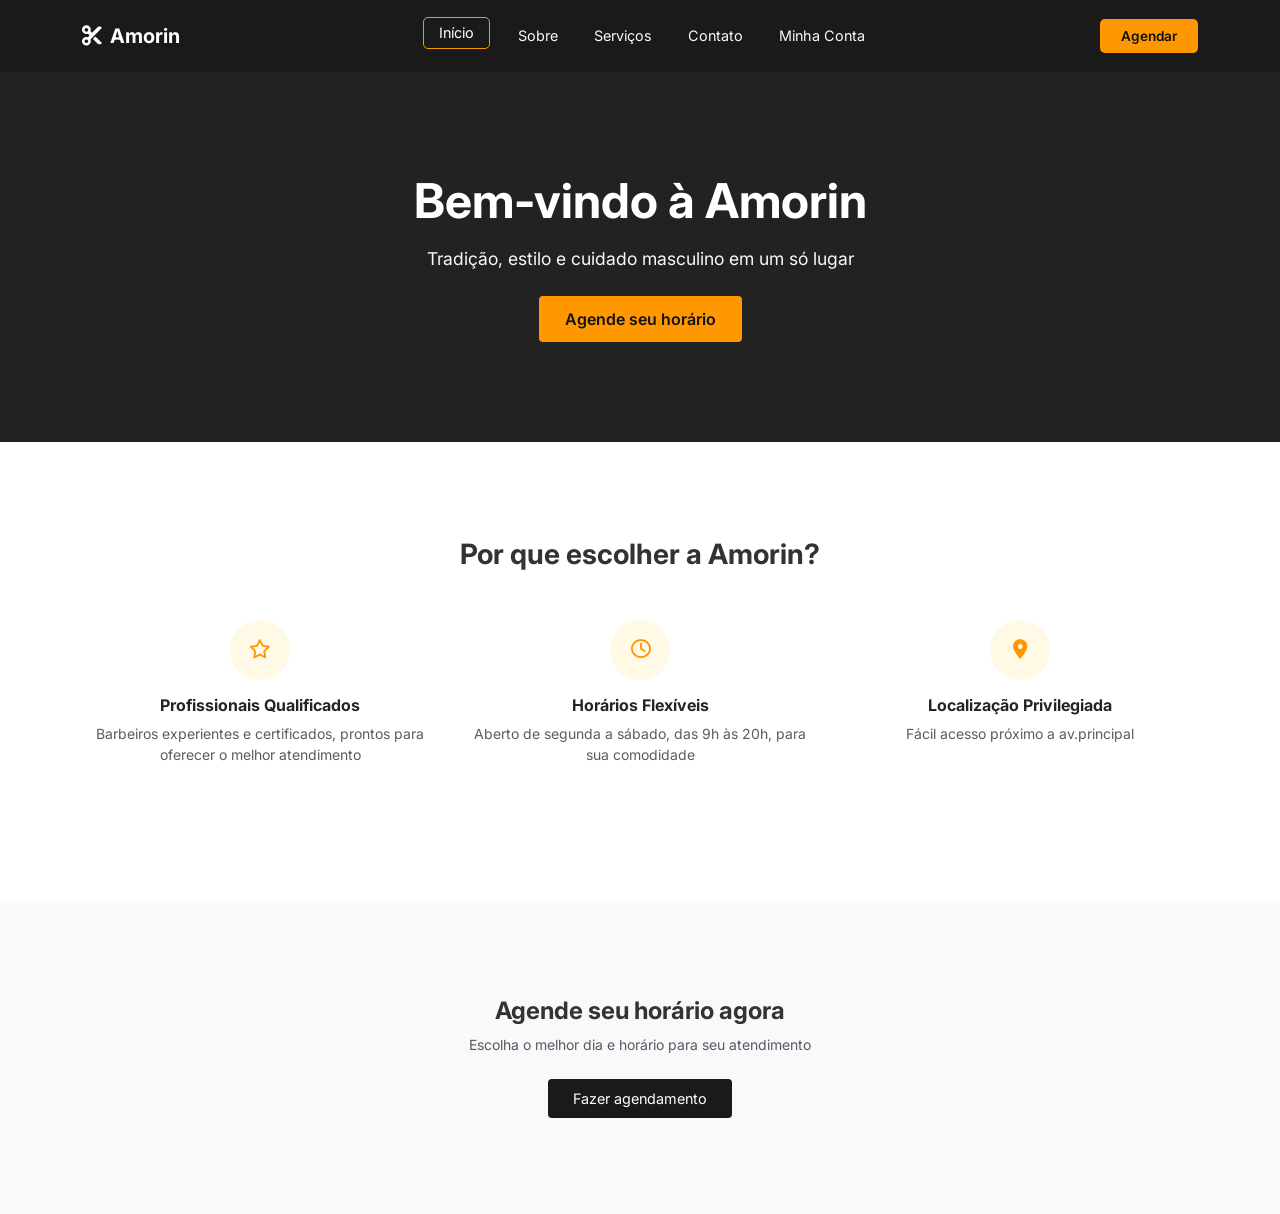
<file: index.html>
<!DOCTYPE html>
<html lang="pt-BR">

<head>
    <meta charset="UTF-8">
    <meta name="viewport" content="width=device-width, initial-scale=1.0">
    <title>Amorin</title>
    <link href="https://cdn.jsdelivr.net/npm/bootstrap@5.3.0/dist/css/bootstrap.min.css" rel="stylesheet">
    <link rel="stylesheet" href="https://cdnjs.cloudflare.com/ajax/libs/font-awesome/6.4.0/css/all.min.css">
    <link rel="stylesheet" href="style.css">
</head>

<body>
    <nav class="navbar navbar-expand-lg custom-navbar py-3">
        <div class="container">
            <a class="navbar-brand text-white d-flex align-items-center fw-bold" href="index.html">
                <i class="fa-solid fa-scissors me-2"></i> Amorin
            </a>
            <button class="navbar-toggler bg-light" type="button" data-bs-toggle="collapse" data-bs-target="#navbarNav">
                <span class="navbar-toggler-icon"></span>
            </button>
            <div class="collapse navbar-collapse justify-content-center" id="navbarNav">
                <ul class="navbar-nav">
                    <li class="nav-item">
                        <a class="nav-link custom-active" href="index.html">Início</a>
                    </li>
                    <li class="nav-item">
                        <a class="nav-link text-light" href="sobre.html">Sobre</a>
                    </li>
                    <li class="nav-item">
                        <a class="nav-link text-light" href="servicos.html">Serviços</a>
                    </li>
                    <li class="nav-item">
                        <a class="nav-link text-light" href="contato.html">Contato</a>
                    </li>
                    <li class="nav-item">
                        <a class="nav-link text-light nav-link-conta" href="login.html">Minha Conta</a>
                    </li>
                </ul>
            </div>
            <div class="d-none d-lg-block">
                <a href="agendamento.html" class="btn custom-btn-nav">Agendar</a>
            </div>
        </div>
    </nav>

    <section class="hero-section text-white text-center d-flex align-items-center justify-content-center">
        <div class="container">
            <h1 class="display-5 fw-bold mb-3">Bem-vindo à Amorin</h1>
            <p class="mb-4 text-light" style="font-size: 1.1rem;">Tradição, estilo e cuidado masculino em um só lugar
            </p>
            <a href="agendamento.html" class="btn custom-btn-hero">Agende seu horário</a>
        </div>
    </section>

    <section class="features-section py-5 bg-white">
        <div class="container py-5">
            <h3 class="text-center mb-5 fw-bold" style="color: #333;">Por que escolher a Amorin?</h3>
            <div class="row text-center mt-5">
                <div class="col-md-4 mb-4 px-4">
                    <div class="feature-icon-wrapper mb-3 mx-auto">
                        <i class="fa-regular fa-star"></i>
                    </div>
                    <h6 class="fw-bold mb-2">Profissionais Qualificados</h6>
                    <p class="text-muted small">Barbeiros experientes e certificados, prontos para oferecer o melhor
                        atendimento</p>
                </div>
                <div class="col-md-4 mb-4 px-4">
                    <div class="feature-icon-wrapper mb-3 mx-auto">
                        <i class="fa-regular fa-clock"></i>
                    </div>
                    <h6 class="fw-bold mb-2">Horários Flexíveis</h6>
                    <p class="text-muted small">Aberto de segunda a sábado, das 9h às 20h, para sua comodidade</p>
                </div>
                <div class="col-md-4 mb-4 px-4">
                    <div class="feature-icon-wrapper mb-3 mx-auto">
                        <i class="fa-solid fa-location-dot"></i>
                    </div>
                    <h6 class="fw-bold mb-2">Localização Privilegiada</h6>
                    <p class="text-muted small">Fácil acesso próximo a av.principal</p>
                </div>
            </div>
        </div>
    </section>

    <section class="cta-section py-5 text-center" style="background-color: #f8f9fa;">
        <div class="container py-5">
            <h4 class="fw-bold mb-2" style="color: #333;">Agende seu horário agora</h4>
            <p class="text-muted mb-4 small">Escolha o melhor dia e horário para seu atendimento</p>
            <a href="agendamento.html" class="btn custom-btn-dark px-4 py-2 text-white">Fazer agendamento</a>
        </div>
    </section>

    <script src="https://cdn.jsdelivr.net/npm/bootstrap@5.3.0/dist/js/bootstrap.bundle.min.js"></script>
    <script src="criptografia.js"></script>
    <script src="storage.js"></script>
</body>

</html>
</file>
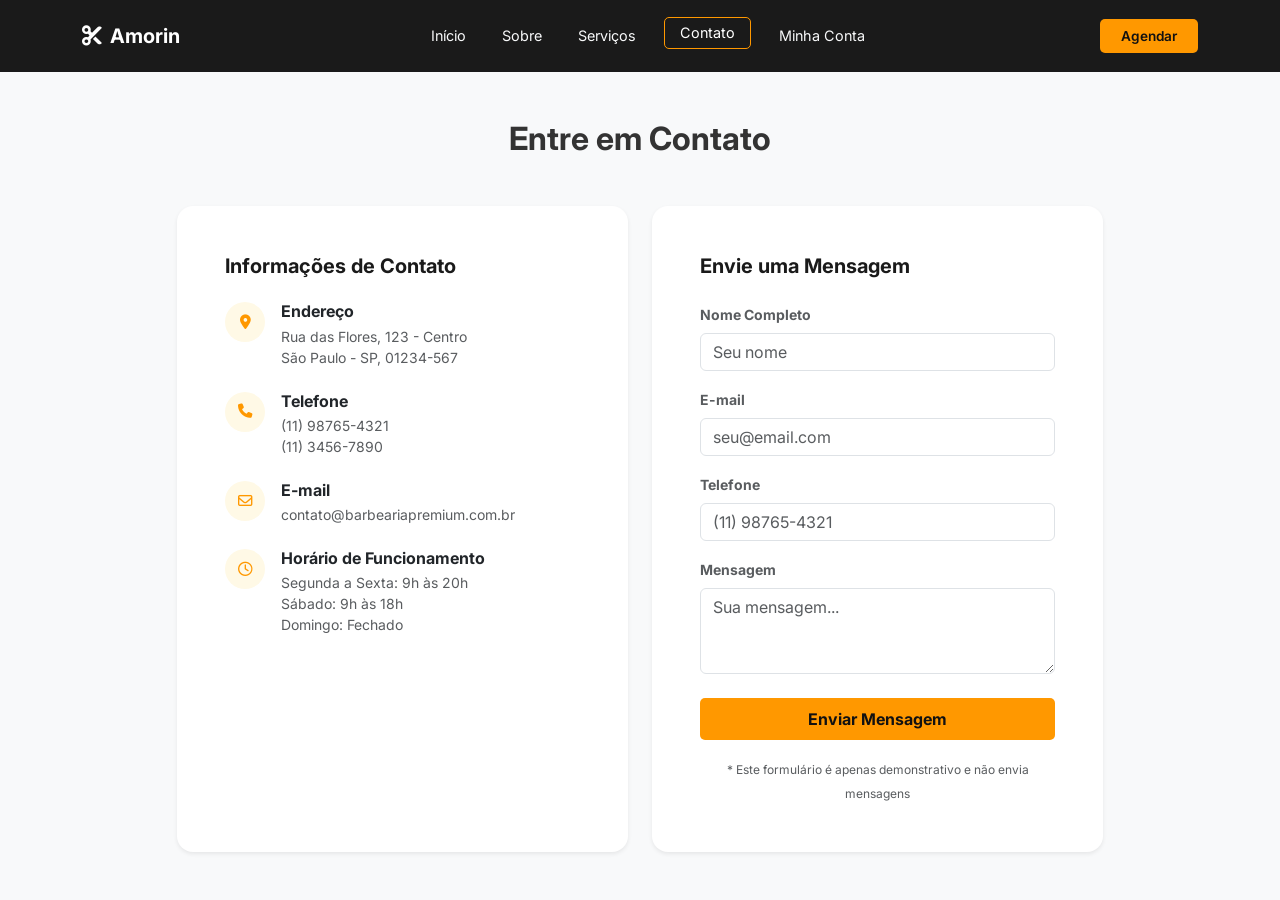
<file: contato.html>
<!DOCTYPE html>
<html lang="pt-BR">

<head>
    <meta charset="UTF-8">
    <meta name="viewport" content="width=device-width, initial-scale=1.0">
    <title>Contato - Amorin</title>
    <link href="https://cdn.jsdelivr.net/npm/bootstrap@5.3.0/dist/css/bootstrap.min.css" rel="stylesheet">
    <link rel="stylesheet" href="https://cdnjs.cloudflare.com/ajax/libs/font-awesome/6.4.0/css/all.min.css">
    <link rel="stylesheet" href="style.css">
</head>

<body style="background-color: #f8f9fa;">
    <nav class="navbar navbar-expand-lg custom-navbar py-3">
        <div class="container">
            <a class="navbar-brand text-white d-flex align-items-center fw-bold" href="index.html">
                <i class="fa-solid fa-scissors me-2"></i> Amorin
            </a>
            <button class="navbar-toggler bg-light" type="button" data-bs-toggle="collapse" data-bs-target="#navbarNav">
                <span class="navbar-toggler-icon"></span>
            </button>
            <div class="collapse navbar-collapse justify-content-center" id="navbarNav">
                <ul class="navbar-nav">
                    <li class="nav-item">
                        <a class="nav-link text-light" href="index.html">Início</a>
                    </li>
                    <li class="nav-item">
                        <a class="nav-link text-light" href="sobre.html">Sobre</a>
                    </li>
                    <li class="nav-item">
                        <a class="nav-link text-light" href="servicos.html">Serviços</a>
                    </li>
                    <li class="nav-item">
                        <a class="nav-link custom-active" href="contato.html">Contato</a>
                    </li>
                    <li class="nav-item">
                        <a class="nav-link text-light nav-link-conta" href="login.html">Minha Conta</a>
                    </li>
                </ul>
            </div>
            <div class="d-none d-lg-block">
                <a href="agendamento.html" class="btn custom-btn-nav">Agendar</a>
            </div>
        </div>
    </nav>

    <div class="container py-5">
        <h2 class="text-center mb-5 fw-bold" style="color: #333;">Entre em Contato</h2>

        <div class="row g-4 justify-content-center">
            <div class="col-md-5">
                <div class="card p-4 p-md-5 border-0 shadow-sm rounded-4 h-100">
                    <h5 class="fw-bold mb-4" style="color: #1a1a1a;">Informações de Contato</h5>

                    <div class="d-flex mb-4">
                        <div class="feature-icon-wrapper flex-shrink-0"
                            style="width: 40px; height: 40px; font-size: 0.9rem;">
                            <i class="fa-solid fa-location-dot"></i>
                        </div>
                        <div class="ms-3">
                            <h6 class="fw-bold mb-1">Endereço</h6>
                            <p class="text-muted small mb-0">Rua das Flores, 123 - Centro<br>São Paulo - SP, 01234-567
                            </p>
                        </div>
                    </div>

                    <div class="d-flex mb-4">
                        <div class="feature-icon-wrapper flex-shrink-0"
                            style="width: 40px; height: 40px; font-size: 0.9rem;">
                            <i class="fa-solid fa-phone"></i>
                        </div>
                        <div class="ms-3">
                            <h6 class="fw-bold mb-1">Telefone</h6>
                            <p class="text-muted small mb-0">(11) 98765-4321<br>(11) 3456-7890</p>
                        </div>
                    </div>

                    <div class="d-flex mb-4">
                        <div class="feature-icon-wrapper flex-shrink-0"
                            style="width: 40px; height: 40px; font-size: 0.9rem;">
                            <i class="fa-regular fa-envelope"></i>
                        </div>
                        <div class="ms-3">
                            <h6 class="fw-bold mb-1">E-mail</h6>
                            <p class="text-muted small mb-0">contato@barbeariapremium.com.br</p>
                        </div>
                    </div>

                    <div class="d-flex">
                        <div class="feature-icon-wrapper flex-shrink-0"
                            style="width: 40px; height: 40px; font-size: 0.9rem;">
                            <i class="fa-regular fa-clock"></i>
                        </div>
                        <div class="ms-3">
                            <h6 class="fw-bold mb-1">Horário de Funcionamento</h6>
                            <p class="text-muted small mb-0">Segunda a Sexta: 9h às 20h<br>Sábado: 9h às 18h<br>Domingo:
                                Fechado</p>
                        </div>
                    </div>
                </div>
            </div>

            <div class="col-md-5">
                <div class="card p-4 p-md-5 border-0 shadow-sm rounded-4 h-100">
                    <h5 class="fw-bold mb-4" style="color: #1a1a1a;">Envie uma Mensagem</h5>
                    <form>
                        <div class="mb-3">
                            <label class="form-label small fw-bold text-muted">Nome Completo</label>
                            <input type="text" class="form-control" placeholder="Seu nome">
                        </div>
                        <div class="mb-3">
                            <label class="form-label small fw-bold text-muted">E-mail</label>
                            <input type="email" class="form-control" placeholder="seu@email.com">
                        </div>
                        <div class="mb-3">
                            <label class="form-label small fw-bold text-muted">Telefone</label>
                            <input type="tel" class="form-control" placeholder="(11) 98765-4321">
                        </div>
                        <div class="mb-4">
                            <label class="form-label small fw-bold text-muted">Mensagem</label>
                            <textarea class="form-control" rows="3" placeholder="Sua mensagem..."></textarea>
                        </div>
                        <button type="button" class="btn w-100 fw-bold py-2"
                            style="background-color: #ff9800; color: #111; border-radius: 5px;">Enviar Mensagem</button>
                        <div class="text-center mt-3">
                            <small class="text-muted" style="font-size: 0.75rem;">* Este formulário é apenas
                                demonstrativo e não envia mensagens</small>
                        </div>
                    </form>
                </div>
            </div>
        </div>
    </div>

    <!-- Bootstrap JS -->
    <script src="https://cdn.jsdelivr.net/npm/bootstrap@5.3.0/dist/js/bootstrap.bundle.min.js"></script>
    <script src="criptografia.js"></script>
    <script src="storage.js"></script>
</body>

</html>
</file>
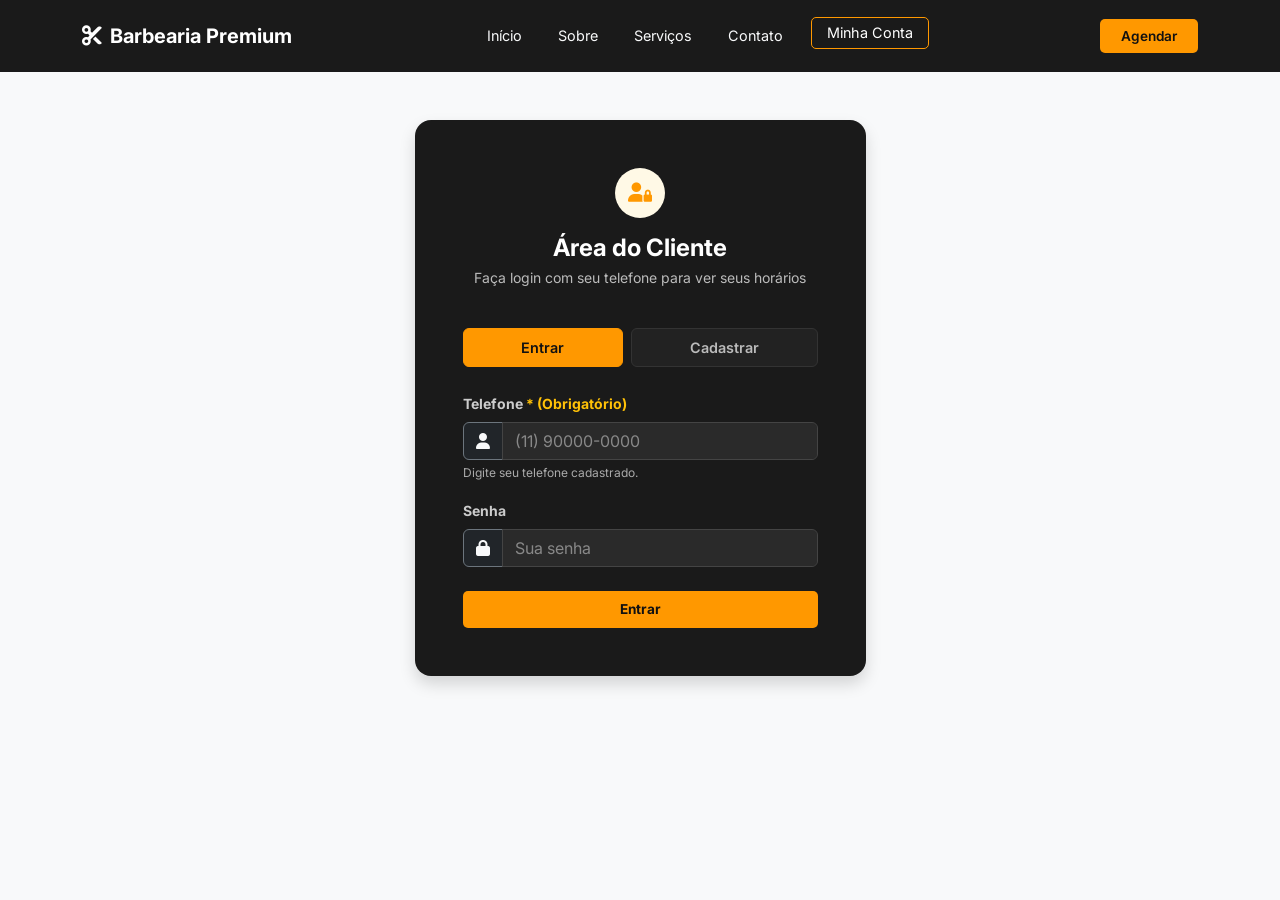
<file: login.html>
<!DOCTYPE html>
<html lang="pt-BR">
<head>
    <meta charset="UTF-8">
    <meta name="viewport" content="width=device-width, initial-scale=1.0">
    <title>Área do Cliente - Barbearia Amorin</title>
    <link href="https://cdn.jsdelivr.net/npm/bootstrap@5.3.0/dist/css/bootstrap.min.css" rel="stylesheet">
    <link rel="stylesheet" href="https://cdnjs.cloudflare.com/ajax/libs/font-awesome/6.4.0/css/all.min.css">
    <link rel="stylesheet" href="style.css">
</head>
<body style="background-color: #f8f9fa;">
    <nav class="navbar navbar-expand-lg custom-navbar py-3">
        <div class="container">
            <a class="navbar-brand text-white d-flex align-items-center fw-bold" href="index.html">
                <i class="fa-solid fa-scissors me-2"></i> Barbearia Premium
            </a>
            <button class="navbar-toggler bg-light" type="button" data-bs-toggle="collapse" data-bs-target="#navbarNav">
                <span class="navbar-toggler-icon"></span>
            </button>
            <div class="collapse navbar-collapse justify-content-center" id="navbarNav">
                <ul class="navbar-nav">
                    <li class="nav-item">
                        <a class="nav-link text-light" href="index.html">Início</a>
                    </li>
                    <li class="nav-item">
                        <a class="nav-link text-light" href="sobre.html">Sobre</a>
                    </li>
                    <li class="nav-item">
                        <a class="nav-link text-light" href="servicos.html">Serviços</a>
                    </li>
                    <li class="nav-item">
                        <a class="nav-link text-light" href="contato.html">Contato</a>
                    </li>
                    <li class="nav-item">
                        <a class="nav-link custom-active nav-link-conta" href="login.html">Minha Conta</a>
                    </li>
                </ul>
            </div>
            <div class="d-none d-lg-block">
                <a href="agendamento.html" class="btn custom-btn-nav">Agendar</a>
            </div>
        </div>
    </nav>

    <div id="auth-container" class="container py-5">
        
        <div id="auth-guest-view" class="row justify-content-center">
            <div class="col-12 col-md-8 col-lg-5">
                <div class="card p-4 p-md-5 border-0 shadow rounded-4" style="background-color: #1a1a1a; color: white;">
                    <div class="text-center mb-4">
                        <div class="feature-icon-wrapper mx-auto mb-3" style="width: 50px; height: 50px;">
                            <i class="fa-solid fa-user-lock"></i>
                        </div>
                        <h4 class="fw-bold mb-1 text-white">Área do Cliente</h4>
                        <p class="small" style="color: #bbb;">Faça login com seu telefone para ver seus horários</p>
                    </div>

                    <ul class="nav nav-pills auth-nav-pills justify-content-center mb-4 gap-2" id="authTabs" role="tablist">
                        <li class="nav-item flex-fill text-center" role="presentation">
                            <button class="nav-link active w-100" id="tab-login-btn" data-bs-toggle="pill" data-bs-target="#tab-login" type="button" role="tab">Entrar</button>
                        </li>
                        <li class="nav-item flex-fill text-center" role="presentation">
                            <button class="nav-link w-100" id="tab-reg-btn" data-bs-toggle="pill" data-bs-target="#tab-registro" type="button" role="tab">Cadastrar</button>
                        </li>
                    </ul>

                    <div class="tab-content" id="authTabsContent">
                        <div class="tab-pane fade show active" id="tab-login" role="tabpanel">
                            <div id="login-alert" class="alert alert-danger py-2 small d-none" role="alert"></div>

                            <form id="form-login">
                                <div class="mb-3">
                                    <label class="form-label small fw-bold" style="color: #ccc;">
                                        Telefone <span class="text-warning">* (Obrigatório)</span>
                                    </label>
                                    <div class="input-group">
                                        <span class="input-group-text bg-dark border-secondary text-light"><i class="fa-solid fa-user"></i></span>
                                        <input type="text" class="form-control form-control-dark" id="login-telefone" placeholder="(11) 90000-0000" required>
                                    </div>
                                    <small class="d-block mt-1" style="color: #aaa; font-size: 0.75rem;">Digite seu telefone cadastrado.</small>
                                </div>
                                <div class="mb-4">
                                    <label class="form-label small fw-bold" style="color: #ccc;">Senha</label>
                                    <div class="input-group">
                                        <span class="input-group-text bg-dark border-secondary text-light"><i class="fa-solid fa-lock"></i></span>
                                        <input type="password" class="form-control form-control-dark" id="login-senha" placeholder="Sua senha" required>
                                    </div>
                                </div>
                                <button type="submit" class="btn w-100 fw-bold py-2 custom-btn-nav" style="border: none;">Entrar</button>
                            </form>
                        </div>

                        <div class="tab-pane fade" id="tab-registro" role="tabpanel">
                            <div id="reg-alert" class="alert alert-danger py-2 small d-none" role="alert"></div>

                            <form id="form-registro">
                                <div class="mb-3">
                                    <label class="form-label small fw-bold" style="color: #ccc;">Nome Completo</label>
                                    <input type="text" class="form-control form-control-dark" id="reg-nome" placeholder="Seu nome" required>
                                </div>
                                <div class="mb-3">
                                    <label class="form-label small fw-bold" style="color: #ccc;">
                                        Telefone / WhatsApp <span class="text-warning">* (Obrigatório)</span>
                                    </label>
                                    <input type="tel" class="form-control form-control-dark" id="reg-telefone" placeholder="(11) 90000-0000" required>
                                </div>
                                <div class="mb-4">
                                    <label class="form-label small fw-bold" style="color: #ccc;">Criar Senha</label>
                                    <input type="password" class="form-control form-control-dark" id="reg-senha" placeholder="Mínimo 4 dígitos" required>
                                </div>
                                <button type="submit" class="btn w-100 fw-bold py-2 custom-btn-nav" style="border: none;">Criar Minha Conta</button>
                            </form>
                        </div>
                    </div>
                </div>
            </div>
        </div>

        <div id="auth-logged-view" class="d-none">
            <div class="card p-4 border-0 shadow-sm rounded-4 mb-4" style="background-color: #1a1a1a; color: white;">
                <div class="d-flex flex-column flex-md-row justify-content-between align-items-md-center gap-3">
                    <div class="d-flex align-items-center">
                        <div class="feature-icon-wrapper me-3" style="width: 55px; height: 55px; font-size: 1.3rem;">
                            <i class="fa-solid fa-user"></i>
                        </div>
                        <div>
                            <h4 class="fw-bold mb-1 text-white">Olá, <span id="perfil-nome">Cliente</span>!</h4>
                            <p class="small mb-0" style="color: #ccc;">
                                <i class="fa-solid fa-phone me-1 text-warning"></i> Telefone vinculado: <strong id="perfil-telefone" class="text-white"></strong>
                            </p>
                        </div>
                    </div>
                    <div class="d-flex gap-2">
                        <a href="agendamento.html" class="btn custom-btn-nav d-flex align-items-center">
                            <i class="fa-solid fa-plus me-2"></i>Novo Agendamento
                        </a>
                        <button id="btn-logout" class="btn btn-outline-danger btn-sm px-3 fw-bold">
                            <i class="fa-solid fa-right-from-bracket me-1"></i>Sair
                        </button>
                    </div>
                </div>
            </div>

            <div class="card p-4 p-md-5 border-0 shadow-sm rounded-4" style="background-color: #1a1a1a; color: white;">
                <div class="d-flex justify-content-between align-items-center mb-4 pb-2 border-bottom border-secondary">
                    <div>
                        <h4 class="fw-bold text-white mb-1" id="agendamentos-titulo">Meus Agendamentos</h4>
                        <p class="small mb-0" id="agendamentos-desc" style="color: #ccc;">Agendamentos associados exclusivamente ao seu número de telefone</p>
                    </div>
                    <span id="agendamentos-count" class="badge bg-secondary px-3 py-2">0 agendamentos</span>
                </div>
                <div id="lista-agendamentos">
                </div>
            </div>
        </div>

    </div>

    <script src="https://cdn.jsdelivr.net/npm/bootstrap@5.3.0/dist/js/bootstrap.bundle.min.js"></script>
    <script src="criptografia.js"></script>
    <script src="storage.js"></script>
</body>
</html>
</file>
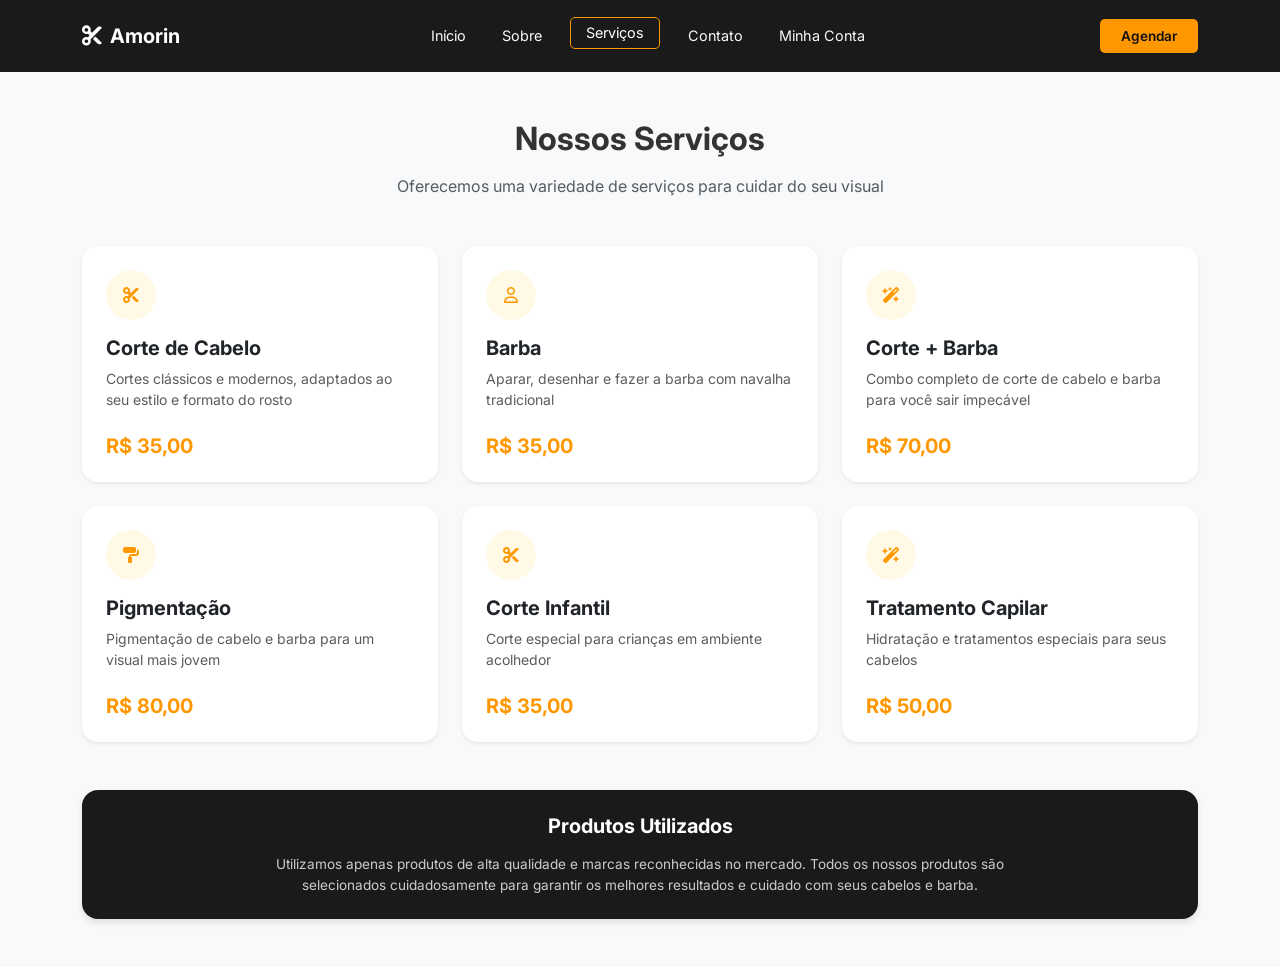
<file: servicos.html>
<!DOCTYPE html>
<html lang="pt-BR">

<head>
    <meta charset="UTF-8">
    <meta name="viewport" content="width=device-width, initial-scale=1.0">
    <title>Serviços - Amorin</title>
    <link href="https://cdn.jsdelivr.net/npm/bootstrap@5.3.0/dist/css/bootstrap.min.css" rel="stylesheet">
    <link rel="stylesheet" href="https://cdnjs.cloudflare.com/ajax/libs/font-awesome/6.4.0/css/all.min.css">
    <link rel="stylesheet" href="style.css">
</head>

<body style="background-color: #f8f9fa;">
    <nav class="navbar navbar-expand-lg custom-navbar py-3">
        <div class="container">
            <a class="navbar-brand text-white d-flex align-items-center fw-bold" href="index.html">
                <i class="fa-solid fa-scissors me-2"></i> Amorin
            </a>
            <button class="navbar-toggler bg-light" type="button" data-bs-toggle="collapse" data-bs-target="#navbarNav">
                <span class="navbar-toggler-icon"></span>
            </button>
            <div class="collapse navbar-collapse justify-content-center" id="navbarNav">
                <ul class="navbar-nav">
                    <li class="nav-item">
                        <a class="nav-link text-light" href="index.html">Início</a>
                    </li>
                    <li class="nav-item">
                        <a class="nav-link text-light" href="sobre.html">Sobre</a>
                    </li>
                    <li class="nav-item">
                        <a class="nav-link custom-active" href="servicos.html">Serviços</a>
                    </li>
                    <li class="nav-item">
                        <a class="nav-link text-light" href="contato.html">Contato</a>
                    </li>
                    <li class="nav-item">
                        <a class="nav-link text-light nav-link-conta" href="login.html">Minha Conta</a>
                    </li>
                </ul>
            </div>
            <div class="d-none d-lg-block">
                <a href="agendamento.html" class="btn custom-btn-nav">Agendar</a>
            </div>
        </div>
    </nav>

    <div class="container py-5">
        <div class="text-center mb-5">
            <h2 class="fw-bold mb-3" style="color: #333;">Nossos Serviços</h2>
            <p class="text-muted">Oferecemos uma variedade de serviços para cuidar do seu visual</p>
        </div>

        <div class="row g-4 mb-5">
            <div class="col-md-4">
                <div class="card p-4 border-0 shadow-sm rounded-4 h-100">
                    <div class="feature-icon-wrapper mb-3" style="width: 50px; height: 50px; font-size: 1rem;">
                        <i class="fa-solid fa-scissors"></i>
                    </div>
                    <h5 class="fw-bold mb-2">Corte de Cabelo</h5>
                    <p class="text-muted small mb-4 flex-grow-1">Cortes clássicos e modernos, adaptados ao seu estilo e
                        formato do rosto</p>
                    <h5 class="fw-bold m-0" style="color: #ff9800;">R$ 35,00</h5>
                </div>
            </div>
            <div class="col-md-4">
                <div class="card p-4 border-0 shadow-sm rounded-4 h-100">
                    <div class="feature-icon-wrapper mb-3" style="width: 50px; height: 50px; font-size: 1rem;">
                        <i class="fa-regular fa-user"></i>
                    </div>
                    <h5 class="fw-bold mb-2">Barba</h5>
                    <p class="text-muted small mb-4 flex-grow-1">Aparar, desenhar e fazer a barba com navalha
                        tradicional</p>
                    <h5 class="fw-bold m-0" style="color: #ff9800;">R$ 35,00</h5>
                </div>
            </div>
            <div class="col-md-4">
                <div class="card p-4 border-0 shadow-sm rounded-4 h-100">
                    <div class="feature-icon-wrapper mb-3" style="width: 50px; height: 50px; font-size: 1rem;">
                        <i class="fa-solid fa-wand-magic-sparkles"></i>
                    </div>
                    <h5 class="fw-bold mb-2">Corte + Barba</h5>
                    <p class="text-muted small mb-4 flex-grow-1">Combo completo de corte de cabelo e barba para você
                        sair impecável</p>
                    <h5 class="fw-bold m-0" style="color: #ff9800;">R$ 70,00</h5>
                </div>
            </div>
            <div class="col-md-4">
                <div class="card p-4 border-0 shadow-sm rounded-4 h-100">
                    <div class="feature-icon-wrapper mb-3" style="width: 50px; height: 50px; font-size: 1rem;">
                        <i class="fa-solid fa-paint-roller"></i>
                    </div>
                    <h5 class="fw-bold mb-2">Pigmentação</h5>
                    <p class="text-muted small mb-4 flex-grow-1">Pigmentação de cabelo e barba para um visual mais jovem
                    </p>
                    <h5 class="fw-bold m-0" style="color: #ff9800;">R$ 80,00</h5>
                </div>
            </div>
            <div class="col-md-4">
                <div class="card p-4 border-0 shadow-sm rounded-4 h-100">
                    <div class="feature-icon-wrapper mb-3" style="width: 50px; height: 50px; font-size: 1rem;">
                        <i class="fa-solid fa-scissors"></i>
                    </div>
                    <h5 class="fw-bold mb-2">Corte Infantil</h5>
                    <p class="text-muted small mb-4 flex-grow-1">Corte especial para crianças em ambiente acolhedor</p>
                    <h5 class="fw-bold m-0" style="color: #ff9800;">R$ 35,00</h5>
                </div>
            </div>
            <div class="col-md-4">
                <div class="card p-4 border-0 shadow-sm rounded-4 h-100">
                    <div class="feature-icon-wrapper mb-3" style="width: 50px; height: 50px; font-size: 1rem;">
                        <i class="fa-solid fa-wand-magic-sparkles"></i>
                    </div>
                    <h5 class="fw-bold mb-2">Tratamento Capilar</h5>
                    <p class="text-muted small mb-4 flex-grow-1">Hidratação e tratamentos especiais para seus cabelos
                    </p>
                    <h5 class="fw-bold m-0" style="color: #ff9800;">R$ 50,00</h5>
                </div>
            </div>
        </div>

        <div class="card p-4 p-md-4 border-0 rounded-4 text-center mx-auto"
            style="background-color: #1a1a1a; color: white;">
            <h5 class="fw-bold mb-3 text-white">Produtos Utilizados</h5>
            <p class="mb-0 mx-auto" style="font-size: 0.85rem; color: #ccc; max-width: 800px;">Utilizamos apenas
                produtos de alta qualidade e marcas reconhecidas no mercado. Todos os nossos produtos são selecionados
                cuidadosamente para garantir os melhores resultados e cuidado com seus cabelos e barba.</p>
        </div>
    </div>

    <!-- Bootstrap JS -->
    <script src="https://cdn.jsdelivr.net/npm/bootstrap@5.3.0/dist/js/bootstrap.bundle.min.js"></script>
    <script src="criptografia.js"></script>
    <script src="storage.js"></script>
</body>

</html>
</file>
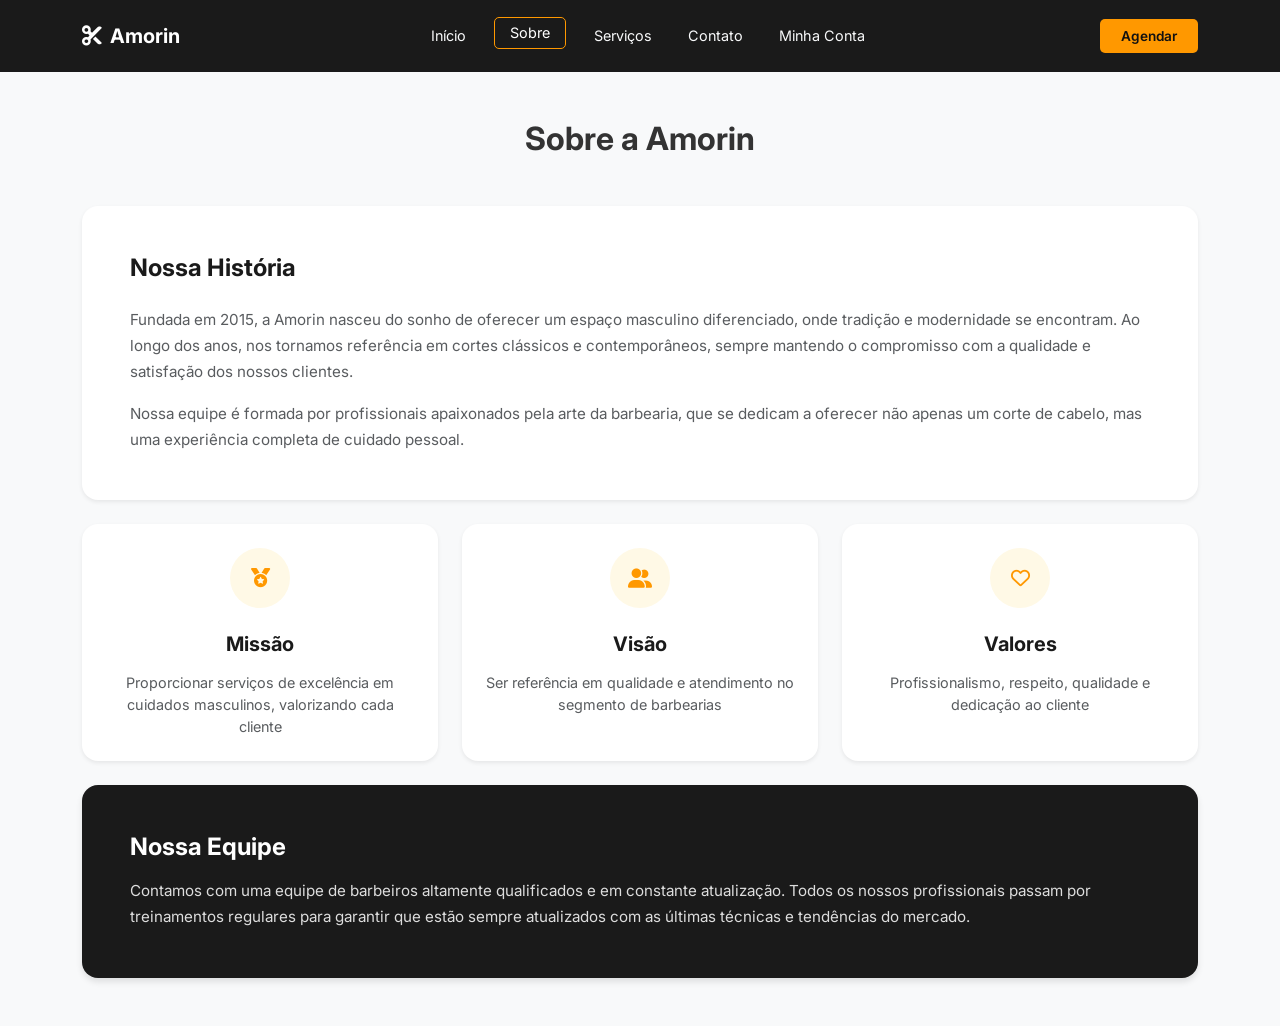
<file: sobre.html>
<!DOCTYPE html>
<html lang="pt-BR">

<head>
    <meta charset="UTF-8">
    <meta name="viewport" content="width=device-width, initial-scale=1.0">
    <title>Sobre - Amorin</title>
    <link href="https://cdn.jsdelivr.net/npm/bootstrap@5.3.0/dist/css/bootstrap.min.css" rel="stylesheet">
    <link rel="stylesheet" href="https://cdnjs.cloudflare.com/ajax/libs/font-awesome/6.4.0/css/all.min.css">
    <link rel="stylesheet" href="style.css">
</head>

<body style="background-color: #f8f9fa;">
    <nav class="navbar navbar-expand-lg custom-navbar py-3">
        <div class="container">
            <a class="navbar-brand text-white d-flex align-items-center fw-bold" href="index.html">
                <i class="fa-solid fa-scissors me-2"></i> Amorin
            </a>
            <button class="navbar-toggler bg-light" type="button" data-bs-toggle="collapse" data-bs-target="#navbarNav">
                <span class="navbar-toggler-icon"></span>
            </button>
            <div class="collapse navbar-collapse justify-content-center" id="navbarNav">
                <ul class="navbar-nav">
                    <li class="nav-item">
                        <a class="nav-link text-light" href="index.html">Início</a>
                    </li>
                    <li class="nav-item">
                        <a class="nav-link custom-active" href="sobre.html">Sobre</a>
                    </li>
                    <li class="nav-item">
                        <a class="nav-link text-light" href="servicos.html">Serviços</a>
                    </li>
                    <li class="nav-item">
                        <a class="nav-link text-light" href="contato.html">Contato</a>
                    </li>
                    <li class="nav-item">
                        <a class="nav-link text-light nav-link-conta" href="login.html">Minha Conta</a>
                    </li>
                </ul>
            </div>
            <div class="d-none d-lg-block">
                <a href="agendamento.html" class="btn custom-btn-nav">Agendar</a>
            </div>
        </div>
    </nav>

    <div class="container py-5">
        <h2 class="text-center mb-5 fw-bold" style="color: #333;">Sobre a Amorin</h2>

        <div class="card p-4 p-md-5 mb-4 border-0 shadow-sm rounded-4">
            <h4 class="fw-bold mb-4" style="color: #1a1a1a;">Nossa História</h4>
            <p class="text-muted mb-3" style="font-size: 0.95rem; line-height: 1.7;">Fundada em 2015, a Amorin nasceu do
                sonho de oferecer um espaço masculino diferenciado, onde tradição e modernidade se encontram. Ao longo
                dos anos, nos tornamos referência em cortes clássicos e contemporâneos, sempre mantendo o compromisso
                com a qualidade e satisfação dos nossos clientes.</p>
            <p class="text-muted mb-0" style="font-size: 0.95rem; line-height: 1.7;">Nossa equipe é formada por
                profissionais apaixonados pela arte da barbearia, que se dedicam a oferecer não apenas um corte de
                cabelo, mas uma experiência completa de cuidado pessoal.</p>
        </div>

        <div class="row mb-4 g-4">
            <div class="col-md-4">
                <div
                    class="card p-4 border-0 shadow-sm rounded-4 h-100 text-center d-flex flex-column align-items-center">
                    <div class="feature-icon-wrapper mb-4">
                        <i class="fa-solid fa-medal"></i>
                    </div>
                    <h5 class="fw-bold mb-3" style="color: #1a1a1a;">Missão</h5>
                    <p class="text-muted mb-0" style="font-size: 0.9rem;">Proporcionar serviços de excelência em
                        cuidados masculinos, valorizando cada cliente</p>
                </div>
            </div>
            <div class="col-md-4">
                <div
                    class="card p-4 border-0 shadow-sm rounded-4 h-100 text-center d-flex flex-column align-items-center">
                    <div class="feature-icon-wrapper mb-4">
                        <i class="fa-solid fa-user-group"></i>
                    </div>
                    <h5 class="fw-bold mb-3" style="color: #1a1a1a;">Visão</h5>
                    <p class="text-muted mb-0" style="font-size: 0.9rem;">Ser referência em qualidade e atendimento no
                        segmento de barbearias</p>
                </div>
            </div>
            <div class="col-md-4">
                <div
                    class="card p-4 border-0 shadow-sm rounded-4 h-100 text-center d-flex flex-column align-items-center">
                    <div class="feature-icon-wrapper mb-4">
                        <i class="fa-regular fa-heart"></i>
                    </div>
                    <h5 class="fw-bold mb-3" style="color: #1a1a1a;">Valores</h5>
                    <p class="text-muted mb-0" style="font-size: 0.9rem;">Profissionalismo, respeito, qualidade e
                        dedicação ao cliente</p>
                </div>
            </div>
        </div>

        <div class="card p-4 p-md-5 border-0 rounded-4" style="background-color: #1a1a1a; color: white;">
            <h4 class="fw-bold mb-3 text-white">Nossa Equipe</h4>
            <p class="mb-0" style="font-size: 0.95rem; color: #ddd; line-height: 1.7;">Contamos com uma equipe de
                barbeiros altamente qualificados e em constante atualização. Todos os nossos profissionais passam por
                treinamentos regulares para garantir que estão sempre atualizados com as últimas técnicas e tendências
                do mercado.</p>
        </div>
    </div>

    <script src="https://cdn.jsdelivr.net/npm/bootstrap@5.3.0/dist/js/bootstrap.bundle.min.js"></script>
    <script src="criptografia.js"></script>
    <script src="storage.js"></script>
</body>

</html>
</file>
<file: style.css>
@import url('https://fonts.googleapis.com/css2?family=Inter:wght@400;500;600;700&display=swap');

body {
    font-family: 'Inter', sans-serif;
    display: flex;
    flex-direction: column;
    min-height: 100vh;
}

.custom-navbar {
    background-color: #1a1a1a;
}

.custom-navbar .nav-link {
    font-size: 0.9rem;
    margin: 0 10px;
}

.custom-active {
    color: #fff !important;
    border: 1px solid #ff9800;
    border-radius: 5px;
    padding: 4px 15px !important;
}

/* Buttons */
.custom-btn-nav {
    background-color: #ff9800;
    color: #111;
    font-weight: 600;
    font-size: 0.85rem;
    padding: 6px 20px;
    border-radius: 5px;
}

.custom-btn-nav:hover {
    background-color: #e68a00;
    color: #111;
}

.custom-btn-hero {
    background-color: #ff9800;
    color: #111;
    font-weight: 600;
    padding: 10px 25px;
    border-radius: 4px;
}

.custom-btn-hero:hover {
    background-color: #e68a00;
    color: #111;
}

.custom-btn-dark {
    background-color: #1a1a1a;
    border-radius: 4px;
    font-size: 0.9rem;
}

.custom-btn-dark:hover {
    background-color: #000;
    color: #fff;
}

.hero-section {
    background-color: #222222;
    padding: 100px 0;
}

.feature-icon-wrapper {
    width: 60px;
    height: 60px;
    border-radius: 50%;
    background-color: #fff9e6;
    display: flex;
    align-items: center;
    justify-content: center;
    font-size: 1.2rem;
    color: #ff9800;
}

.card {
    transition: transform 0.3s ease, box-shadow 0.3s ease;
    border: none;
    box-shadow: 0 4px 6px rgba(0, 0, 0, 0.1);
}

.card:hover {
    transform: translateY(-5px);
    box-shadow: 0 8px 15px rgba(0, 0, 0, 0.2);
}

.calendar-header {
    display: grid;
    grid-template-columns: repeat(7, 1fr);
    text-align: center;
    font-weight: 600;
    color: #666;
    margin-bottom: 10px;
    font-size: 0.85rem;
}

.calendar-grid {
    display: grid;
    grid-template-columns: repeat(7, 1fr);
    gap: 5px;
}

.calendar-day {
    aspect-ratio: 1;
    display: flex;
    align-items: center;
    justify-content: center;
    border-radius: 5px;
    cursor: pointer;
    font-size: 0.9rem;
    transition: all 0.2s ease;
}

.calendar-day:hover:not(.disabled) {
    background-color: #f0f0f0;
}

.calendar-day.disabled {
    color: #ccc;
    cursor: not-allowed;
}

.calendar-day.selected {
    background-color: #1a1a1a;
    color: #fff;
    font-weight: bold;
}

.time-slots-grid {
    display: grid;
    grid-template-columns: repeat(3, 1fr);
    gap: 10px;
}

.time-slot {
    border: 1px solid #ddd;
    border-radius: 5px;
    padding: 8px 0;
    text-align: center;
    cursor: pointer;
    font-size: 0.85rem;
    font-weight: 500;
    transition: all 0.2s ease;
}

.time-slot:hover {
    border-color: #1a1a1a;
}

.time-slot.selected {
    background-color: #ff9800;
    color: #111;
    border-color: #ff9800;
}

.time-slot.ocupado {
    background-color: #212529;
    color: #777;
    border-color: #1a1a1a;
    cursor: not-allowed;
    user-select: none;
    opacity: 0.85;
    box-shadow: inset 0 0 6px rgba(0, 0, 0, 0.4);
}

.time-slot.ocupado:hover {
    background-color: #212529;
    border-color: #1a1a1a;
    color: #777;
}

/* Legenda de Horários */
.legend-badge {
    display: inline-block;
    width: 12px;
    height: 12px;
    border-radius: 3px;
    vertical-align: middle;
}
.legend-badge.available {
    background-color: #fff;
    border: 1px solid #ccc;
}
.legend-badge.selected {
    background-color: #ff9800;
}
.legend-badge.taken {
    background-color: #212529;
    border: 1px solid #111;
}

.form-control-dark,
.form-control-dark:focus {
    background-color: #2a2a2a;
    border: 1px solid #444;
    color: #fff;
}

.form-control-dark::placeholder {
    color: #888;
}

/* Abas de Autenticação e Painel da Conta */
.auth-nav-pills .nav-link {
    color: #bbb;
    background-color: #222;
    border-radius: 6px;
    font-weight: 600;
    font-size: 0.9rem;
    padding: 8px 18px;
    border: 1px solid #333;
    transition: all 0.2s ease;
}
.auth-nav-pills .nav-link:hover {
    color: #fff;
    border-color: #555;
}
.auth-nav-pills .nav-link.active {
    background-color: #ff9800 !important;
    color: #111 !important;
    border-color: #ff9800 !important;
}

.appointment-item {
    background-color: #252525;
    border: 1px solid #383838;
    border-radius: 8px;
    padding: 16px;
    transition: transform 0.2s ease, border-color 0.2s ease;
}
.appointment-item:hover {
    border-color: #ff9800;
}

[style*="#1a1a1a"] .text-muted,
.appointment-item .text-muted {
    color: #bbb !important;
}
</file>
